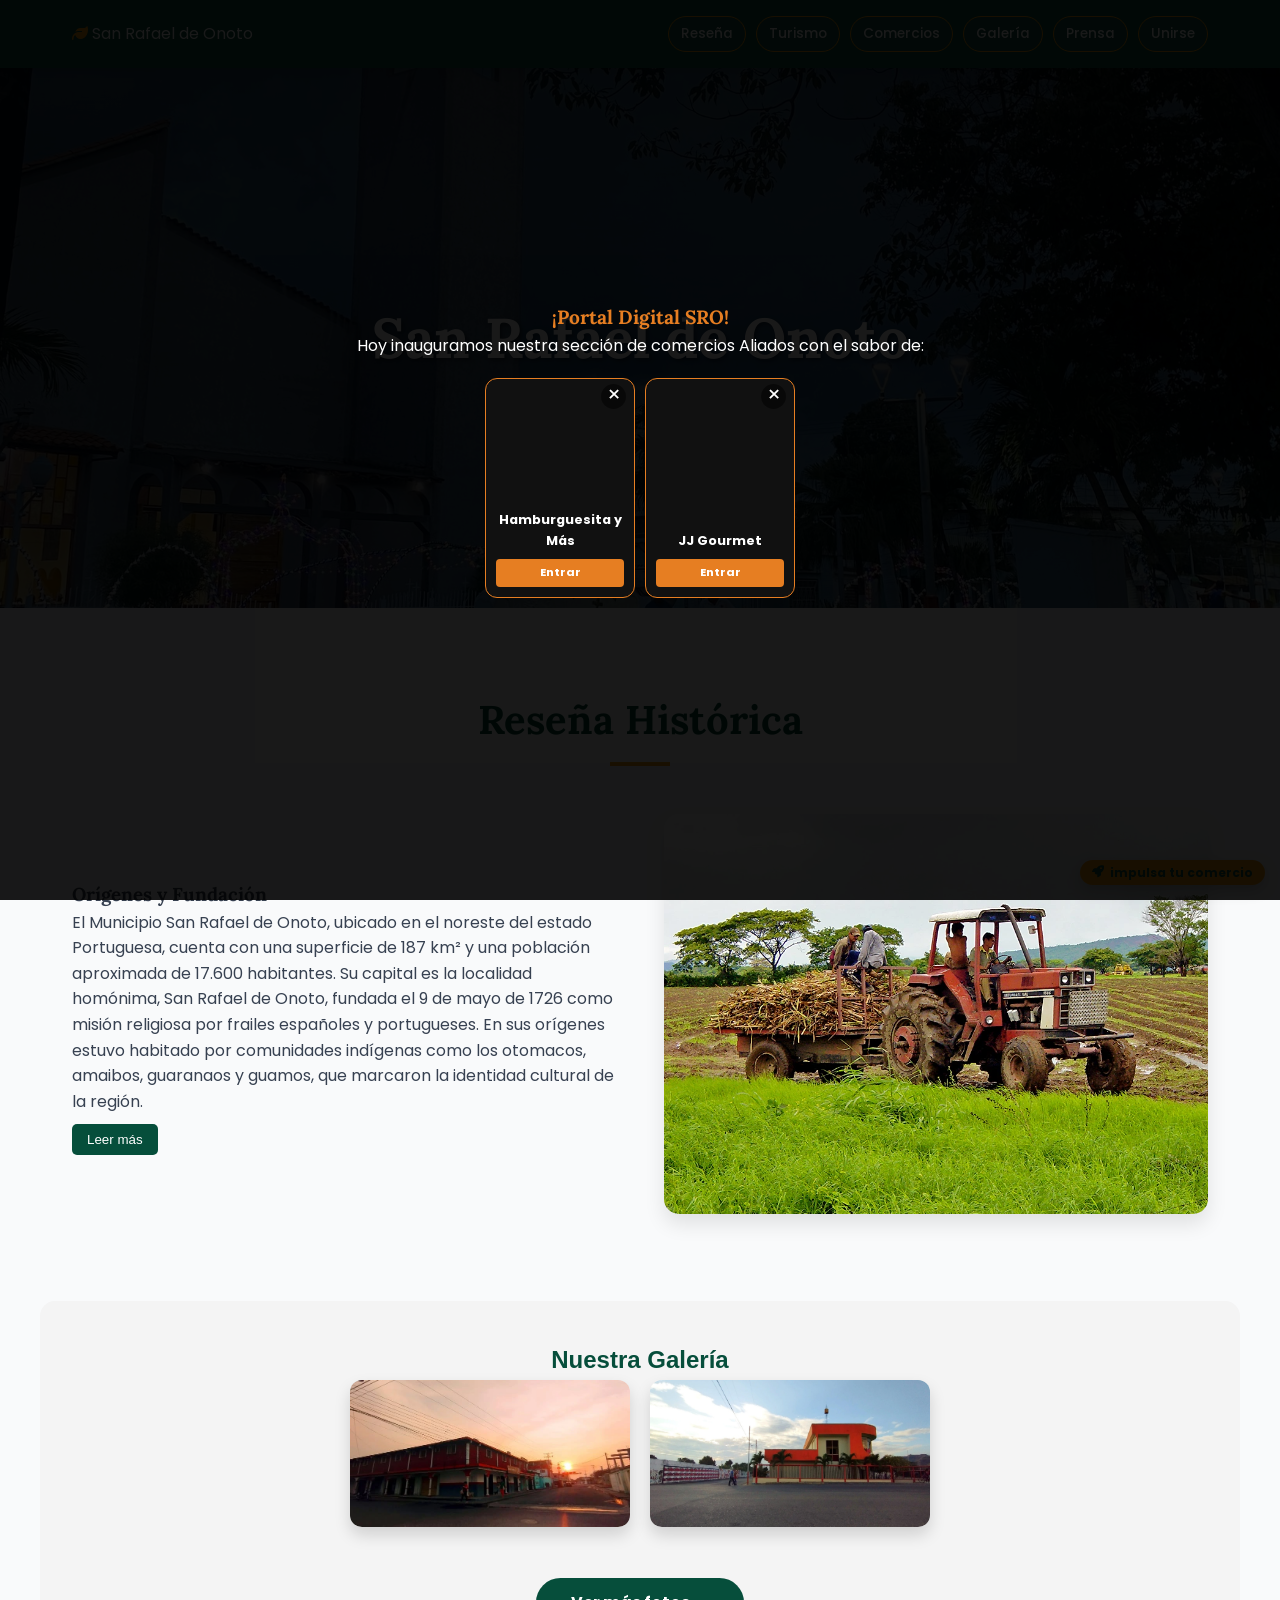
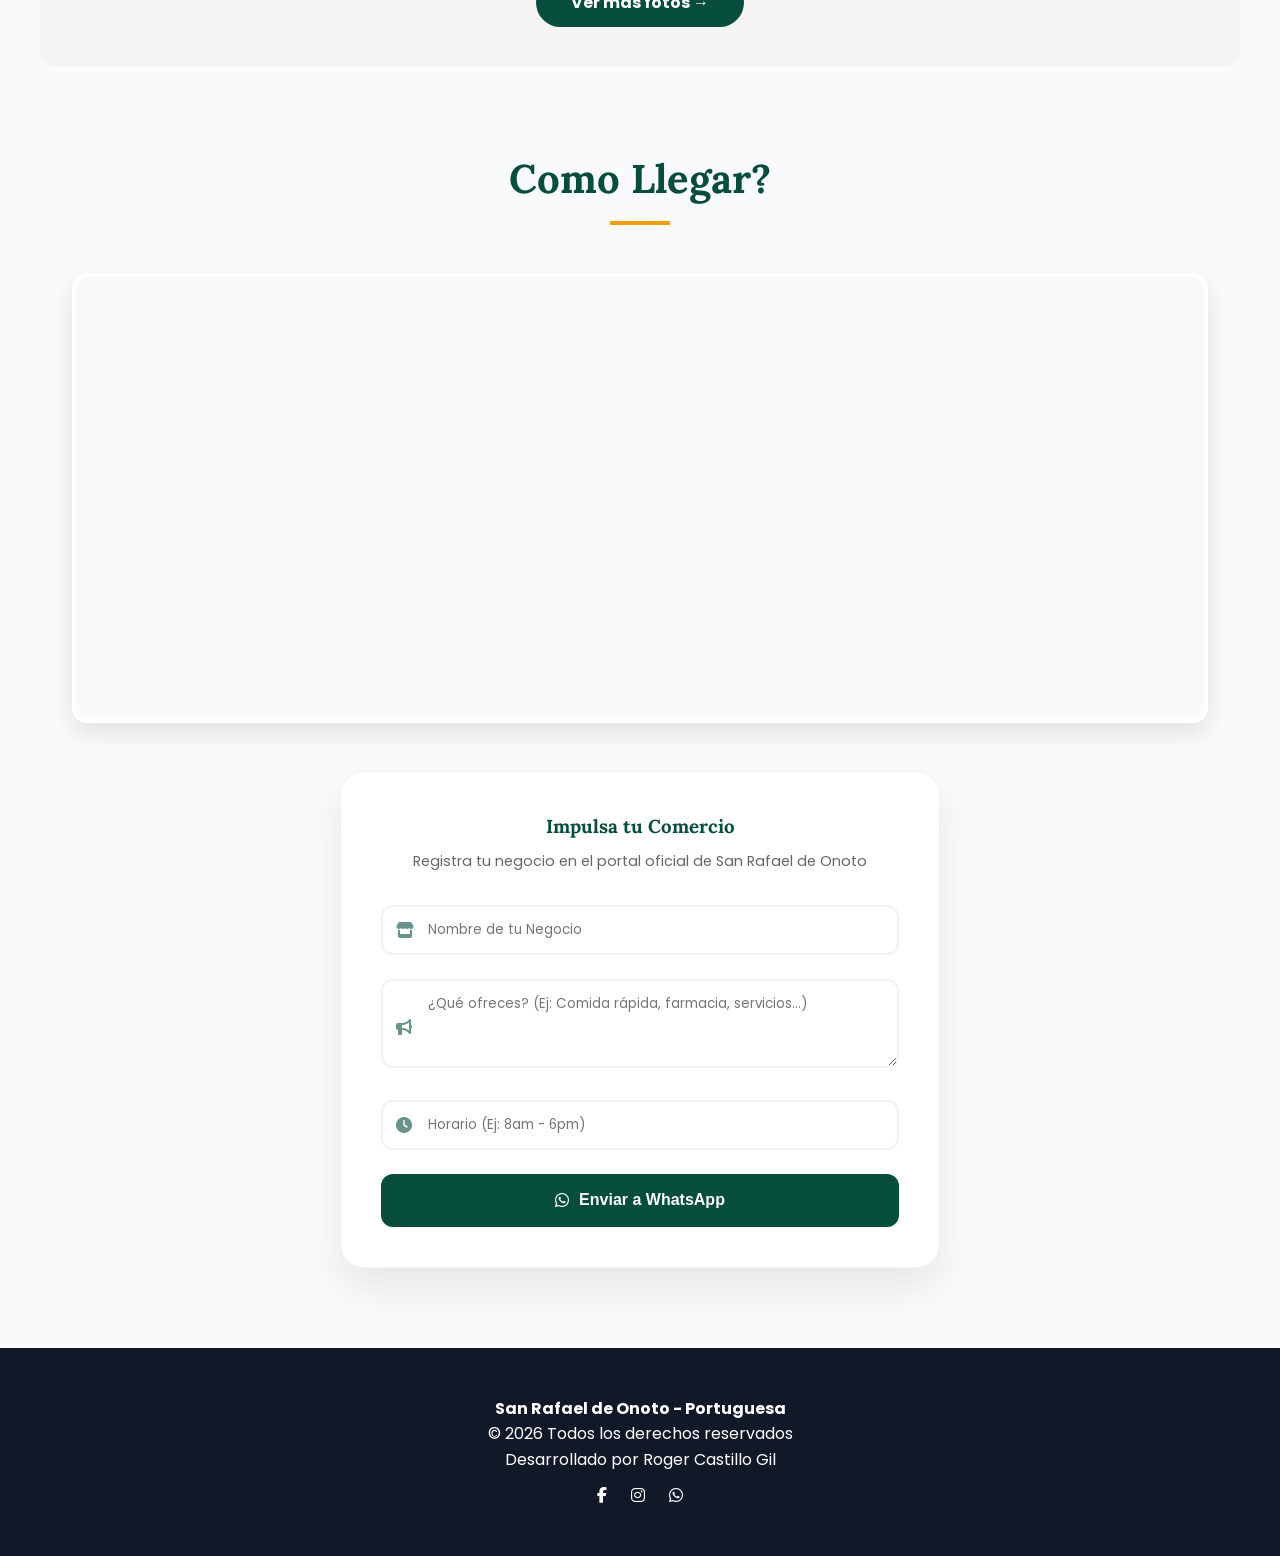
<file: index.html>
<!DOCTYPE html>
<html lang="es">
<head>
    <meta charset="UTF-8">
    <meta name="viewport" content="width=device-width, initial-scale=1.0">
    <title>Portal Digital San Rafael de Onoto | Guía Turística y Comercial</title>
    <meta name="description" content="Explora San Rafael de Onoto, Portuguesa. Historia, sitios turísticos como el Embalse Las Majaguas y directorio de comercios locales.">
    <link rel="icon" type="image/png" href="logo.png">
    
    <link href="https://fonts.googleapis.com/css2?family=Poppins:wght@300;400;600;700&family=Lora:ital,wght@0,400;0,700;1,400&display=swap" rel="stylesheet">
    <link rel="stylesheet" href="https://cdnjs.cloudflare.com/ajax/libs/font-awesome/6.4.0/css/all.min.css">
    <link rel="manifest" href="manifest.json">
<meta name="theme-color" content="#064e3b">
<meta name="apple-mobile-web-app-capable" content="yes">
<meta name="apple-mobile-web-app-status-bar-style" content="black-translucent">
<link rel="apple-touch-icon" href="logo.png">

    <style>
        
/* Este código asegura que el visor negro sea un contenedor flexible */
.modal {
    display: none; /* Se cambia a 'flex' por JavaScript al abrir */
    position: fixed;
    z-index: 9999;
    left: 0;
    top: 0;
    width: 100%;
    height: 100%;
    background-color: rgba(0, 0, 0, 0.9);
    
    /* ESTO ES LO QUE CENTRA TODO */
    justify-content: center; /* Centra horizontalmente */
    align-items: center;     /* Centra verticalmente */
    padding: 20px;           /* Espacio para que la imagen no toque los bordes */
}

/* Ajuste para que la imagen no se estire y se vea bien */
.modal-content {
    margin: auto;
    display: block;
    max-width: 95%;   /* Casi todo el ancho en celular */
    max-height: 85vh; /* Que no sea más alta que la pantalla */
    width: auto;
    height: auto;
    border-radius: 8px;
    box-shadow: 0 0 20px rgba(255, 255, 255, 0.2);
    object-fit: contain; /* Mantiene la proporción de la foto */
}
    .close { position: absolute; top: 20px; right: 35px; color: white; font-size: 40px; font-weight: bold; cursor: pointer; }

        .foto-extra {
            display: none; /* Empiezan ocultas */
            opacity: 0;
            transition: opacity 0.5s ease;
        }

        .foto-visible {
            display: block !important;
            opacity: 1 !important;
        }
    

        :root {
            --primary-color: #064e3b; 
            --secondary-color: #f59e0b; 
            --text-color: #374151;
            --light-bg: #f9fafb;
            --white: #ffffff;
            --whatsapp-green: #25d366;
        }

        * { margin: 0; padding: 0; box-sizing: border-box; }
        body { font-family: 'Poppins', sans-serif; color: var(--text-color); background-color: var(--light-bg); line-height: 1.6; scroll-behavior: smooth; }
        h1, h2, h3 { font-family: 'Lora', serif; }
        a { text-decoration: none; color: inherit; }

        /* --- Navegación --- */
        nav { background: var(--primary-color); color: var(--white); position: sticky; top: 0; z-index: 1000; box-shadow: 0 4px 6px rgba(0,0,0,0.1); }
        .nav-container { max-width: 1200px; margin: 0 auto; padding: 1rem 2rem; display: flex; justify-content: space-between; align-items: center; position: relative; }
        .menu-toggle { display: none; font-size: 1.5rem; cursor: pointer; color: var(--secondary-color); }
        .nav-links { display: flex; gap: 10px; transition: all 0.3s ease; }
        .nav-links a { 
            padding: 6px 12px; font-weight: 500; font-size: 0.85rem;
            border: 1px solid var(--secondary-color); border-radius: 20px;
            transition: 0.3s; background: rgba(255,255,255,0.05);
        }
        .nav-links a:hover { background: var(--secondary-color); color: var(--primary-color); }

        @media (max-width: 768px) {
            .menu-toggle { display: block; }
            .nav-links {
                display: none; flex-direction: column; position: absolute;
                top: 100%; right: 2rem; background: var(--primary-color);
                padding: 1rem; border-radius: 15px; border: 1px solid var(--secondary-color);
                width: 200px; box-shadow: 0 10px 25px rgba(0,0,0,0.3); z-index: 1001;
                opacity: 0; transform: translateY(-10px);
            }
            .nav-links.active { display: flex; opacity: 1; transform: translateY(0); }
            .nav-links a { width: 100%; text-align: center; margin: 5px 0; }
        }

        /* --- Hero --- */
        .hero { height: 60vh; background: linear-gradient(rgba(0,0,0,0.6), rgba(0,0,0,0.4)), url('portada 2.jpg'); background-size: cover; background-position: center; display: flex; align-items: center; justify-content: center; text-align: center; color: var(--white); }
        .hero h1 { font-size: 3.5rem; text-shadow: 2px 2px 4px rgba(0,0,0,0.5); }

        /* --- Secciones --- */
        section { padding: 5rem 2rem; max-width: 1200px; margin: 0 auto; }
        .section-title { text-align: center; margin-bottom: 3rem; color: var(--primary-color); font-size: 2.5rem; position: relative; }
        .section-title::after { content: ''; display: block; width: 60px; height: 4px; background: var(--secondary-color); margin: 10px auto; }

        /* --- Historia --- */
        .history-grid { display: grid; grid-template-columns: 1fr 1fr; gap: 3rem; align-items: center; }
        .history-img img { width: 100%; height: 400px; object-fit: cover; border-radius: 15px; box-shadow: 0 10px 20px rgba(0,0,0,0.1); }

        /* --- Galería --- */
        .gallery-grid { display: grid; grid-template-columns: repeat(auto-fit, minmax(250px, 1fr)); gap: 1rem; }
        .gallery-item { aspect-ratio: 16/9; border-radius: 10px; overflow: hidden; box-shadow: 0 4px 8px rgba(0,0,0,0.1); cursor: pointer; }
        .gallery-item img { width: 100%; height: 100%; object-fit: cover; }

        /* MODAL */
        .modal { display: none; position: fixed; z-index: 3000; top: 0; left: 0; width: 100%; height: 100%; background: rgba(0,0,0,0.9); justify-content: center; align-items: center; }
        .modal-content { max-width: 90%; max-height: 80%; border-radius: 10px; }
        .close-modal { position: absolute; top: 20px; right: 30px; color: white; font-size: 40px; cursor: pointer; }

        /* Mapa y Formulario */
        .map-container { height: 450px; border-radius: 15px; overflow: hidden; border: 4px solid white; box-shadow: 0 10px 25px rgba(0,0,0,0.1); margin-bottom: 3rem; }
        .form-box { 
        max-width: 600px; 
        margin: 0 auto; 
        background: var(--white); 
        padding: 2.5rem; 
        border-radius: 24px; 
        box-shadow: 0 20px 40px rgba(0,0,0,0.08); 
        border: 1px solid rgba(0,0,0,0.05);
      }

.input-group {
    position: relative;
    margin-bottom: 1.5rem;
}

.input-group i {
    position: absolute;
    left: 15px;
    top: 50%;
    transform: translateY(-50%);
    color: var(--primary-color);
    opacity: 0.6;
}

.input-group textarea i {
    top: 20px;
}

.form-control {
    width: 100%;
    padding: 0.8rem 1rem 0.8rem 2.8rem;
    border-radius: 12px;
    border: 2px solid #edf2f7;
    font-family: 'Poppins', sans-serif;
    transition: all 0.3s ease;
    outline: none;
}

.form-control:focus {
    border-color: var(--secondary-color);
    box-shadow: 0 0 0 4px rgba(245, 158, 11, 0.1);
}

.btn-send { 
    width: 100%; 
    background: var(--primary-color); 
    color: var(--white); 
    padding: 1.1rem; 
    border: none; 
    border-radius: 12px; 
    font-weight: 700; 
    font-size: 1rem;
    cursor: pointer; 
    display: flex;
    justify-content: center;
    align-items: center;
    gap: 10px;
    transition: transform 0.2s, background 0.3s;
}

.btn-send:hover {
    background: #043a2c;
    transform: translateY(-2px);
}

.btn-send:active {
    transform: translateY(0);
}
       
   
        /* --- Anuncio Flotante REDUCIDO --- */
        .floating-ad { 
            position: fixed; bottom: 15px; right: 15px; background: var(--secondary-color); 
            color: var(--primary-color); padding: 3px 12px; border-radius: 15px; 
            font-weight: bold; font-size: 0.75rem; box-shadow: 0 5px 15px rgba(0,0,0,0.2); 
            z-index: 2000; display: flex; align-items: center; gap: 6px; animation: floatAnim 3s infinite ease-in-out; 
        }
        @keyframes floatAnim { 0%, 100% { transform: translateY(0); } 50% { transform: translateY(-6px); } }

        footer { background: #111827; color: white; padding: 3rem 1rem; text-align: center; }
        @media (max-width: 768px) { .history-grid, .business-images { grid-template-columns: 1fr; } }

        
        /* --- Anuncio Flotante de instalacion de app --- */

        .fab-install {
    position: fixed;
    bottom: 20px;
    right: 20px;
    background-color: #064e3b;
    color: white;
    border: none;
    border-radius: 50px;
    padding: 12px 20px;
    display: flex;
    align-items: center;
    gap: 10px;
    box-shadow: 0 4px 12px rgba(0,0,0,0.3);
    z-index: 9999;
    cursor: pointer;
    font-weight: bold;
    animation: bounce 2s infinite;
}

@keyframes bounce {
    0%, 20%, 50%, 80%, 100% {transform: translateY(0);}
    40% {transform: translateY(-10px);}
    60% {transform: translateY(-5px);}
}

    /*Boton de ver mas de la reseña historica*/
.btn-leer {
  background-color: #064e3b; /* Azul estilo Vercel */
  color: white;
  border: none;
  padding: 8px 15px;
  border-radius: 5px;
  cursor: pointer;
  margin-top: 10px;
  font-family: sans-serif;
}

.btn-leer:hover {
  background-color: #064e3b;
}
     /* Listas de parroquias/Botones*/
.lista-parroquias {
  list-style: none;
  padding: 0;
}

.lista-parroquias li {
  background: var(--card-bg);
  margin-bottom: 10px;
  padding: 10px;
  border-left: 4px solid #043a2c;
  border-radius: 5px;
  box-shadow: 0 2px 5px rgba(0,0,0,0.05);
}

.contenedor-mapa-pro {
    border-radius: 15px;
    overflow: hidden;
    border: 2px solid var(--accent-color);
    box-shadow: 0 8px 20px rgba(0,0,0,0.2);
    margin-bottom: 20px;
}

.botones-grid {
    display: grid;
    grid-template-columns: repeat(auto-fit, minmax(180px, 1fr));
    gap: 10px;
}

.btn-loc {
    background-color: var(--card-bg);
    color: var(--text-color);
    border: 1px solid var(--accent-color);
    padding: 10px;
    text-align: center;
    text-decoration: none;
    border-radius: 8px;
    font-size: 0.9rem;
    transition: 0.3s;
}

.btn-loc:hover {
    background-color: var(--accent-color);
    color: #043a2c
}

/* Esta es la etiqueta que envuelve a todos los botones */
.contenedor-ubicaciones {
    background-color: var(--card-bg); /* Usa el fondo de tus tarjetas */
    padding: 20px;
    border-radius: 12px;
    border: 1px solid rgba(0, 112, 243, 0.2);
    margin-top: 15px;
    box-shadow: 0 4px 10px rgba(0,0,0,0.05);
}

.titulo-ubicaciones {
    margin-top: 0;
    margin-bottom: 15px;
    font-size: 1rem;
    color: var(--accent-color);
    text-align: center;
}

.botones-grid {
    display: grid;
    grid-template-columns: 1fr; /* Uno debajo del otro en móvil */
    gap: 10px;
}

/* Si la pantalla es más ancha (PC), se ponen en fila */
@media (min-width: 600px) {
    .botones-grid {
        grid-template-columns: repeat(3, 1fr);
    }
}

.btn-loc {
    display: flex;
    align-items: center;
    justify-content: center;
    background: #064e3b;
    color: #edf2f7;
    padding: 10px;
    text-decoration: none;
    border-radius: 8px;
    font-weight: 500;
    font-size: 0.9rem;
    transition: 0.3s;
    border: 1px solid #043a2c;
}

.btn-loc:hover {
    background: #043a2c;
    color: white;
}

/* --- Estilos para el Anuncio Flotante --- */
.anuncio-flotante {
    display: none; /* Por defecto está oculto */
    position: fixed; /* Fijo en la pantalla */
    top: 0;
    left: 0;
    width: 100%;
    height: 100%;
    background-color: rgba(0, 0, 0, 0.7); /* Fondo oscuro semitransparente */
    justify-content: center; /* Centrar horizontalmente */
    align-items: center; /* Centrar verticalmente */
    z-index: 1000; /* Asegura que esté por encima de todo */
    backdrop-filter: blur(5px); /* Efecto de desenfoque, si el navegador lo soporta */
}

.contenido-anuncio {
    background-color: rgba(var(--color-background-rgb), 0.9); /* Fondo ligeramente transparente para ver el video */
    padding: 30px;
    border-radius: 15px;
    box-shadow: 0 5px 15px rgba(0, 0, 0, 0.5);
    text-align: center;
    max-width: 450px; /* Ancho máximo del anuncio */
    position: relative; /* Para posicionar el video y el contenido frontal */
    overflow: hidden; /* Para que el video no se salga del borde redondeado */
    color: var(--color-text);
    animation: fadeIn 0.5s ease-out; /* Animación de aparición */
    min-height: 250px; /* Altura mínima para que se vea el video */
    display: flex; /* Para centrar el contenido frontal */
    flex-direction: column;
    justify-content: center;
    align-items: center;
}

.video-fondo {
    position: absolute;
    top: 50%;
    left: 50%;
    min-width: 100%;
    min-height: 100%;
    width: auto;
    height: auto;
    z-index: -1; /* Manda el video al fondo */
    transform: translate(-50%, -50%); /* Centra el video */
    filter: brightness(0.6) blur(2px); /* Oscurece y desenfoca el video para que el texto sea legible */
    object-fit: cover; /* Asegura que el video cubra todo el área sin distorsión */
}

.contenido-frontal {
    position: relative; /* Asegura que el texto esté encima del video */
    z-index: 1; /* Pone el texto por encima del video */
    width: 100%;
    /* No hay background-color aquí, el video es el fondo principal */
}

.cerrar-anuncio {
    position: absolute; /* Relative al contenido-frontal */
    top: -15px; /* Ajusta la posición para que la X no quede dentro del padding */
    right: -15px;
    font-size: 30px;
    font-weight: bold;
    color: #fff; /* Blanco para que resalte sobre el fondo oscuro del video */
    background-color: var(--color-primary); /* Fondo para la X */
    border-radius: 50%; /* Circular */
    width: 35px;
    height: 35px;
    display: flex;
    justify-content: center;
    align-items: center;
    cursor: pointer;
    transition: background-color 0.3s ease;
    box-shadow: 0 2px 5px rgba(0, 0, 0, 0.3);
    z-index: 2; /* Para que esté por encima de todo */
}

.cerrar-anuncio:hover {
    background-color: var(--color-secondary); /* Cambio de color al pasar el mouse */
}

/* Puedes mantener o eliminar .foto-comercio si decides no usar una imagen frontal junto al video */
/* .foto-comercio {
    max-width: 100px;
    height: auto;
    border-radius: 10px;
    margin-bottom: 20px;
    border: 3px solid var(--color-primary);
} */

.contenido-frontal h3 {
    color: #fff; /* Texto blanco para que resalte */
    margin-bottom: 10px;
    font-size: 1.6em;
    text-shadow: 1px 1px 3px rgba(0,0,0,0.7); /* Sombra para mejor legibilidad */
}

.contenido-frontal h4 {
    color: var(--color-secondary); /* Usa el color secundario, o un amarillo/naranja que contraste */
    margin-bottom: 15px;
    font-size: 1.4em;
    text-shadow: 1px 1px 3px rgba(0,0,0,0.7);
}

.contenido-frontal p {
    margin-bottom: 10px;
    font-size: 1.1em;
    color: #eee; /* Gris claro para el texto de párrafo */
    text-shadow: 1px 1px 2px rgba(0,0,0,0.7);
}

.btn-ver-mas {
    display: inline-block;
    background-color: var(--color-primary);
    color: #fff;
    padding: 10px 20px;
    border-radius: 8px;
    text-decoration: none;
    font-weight: bold;
    margin-top: 15px;
    transition: background-color 0.3s ease;
    box-shadow: 0 2px 5px rgba(0,0,0,0.3);
}

.btn-ver-mas:hover {
    background-color: var(--color-secondary);
}

/* Animación de aparición */
@keyframes fadeIn {
    from { opacity: 0; transform: scale(0.9); }
    to { opacity: 1; transform: scale(1); }
}

/* Media Queries para pantallas pequeñas */
@media (max-width: 500px) {
    .contenido-anuncio {
        margin: 20px;
        padding: 25px 20px; /* Ajusta el padding para móviles */
        max-width: 90%;
    }
    .cerrar-anuncio {
        font-size: 25px;
        right: -10px;
        top: -10px;
        width: 30px;
        height: 30px;
    }
    .contenido-frontal h3 {
        font-size: 1.4em;
    }
    .contenido-frontal h4 {
        font-size: 1.2em;
    }
    .contenido-frontal p {
        font-size: 0.95em;
    }
}

.overlay-publicidad {
    position: fixed;
    inset: 0;
    background: rgba(0, 0, 0, 0.9);
    z-index: 10000;
    display: flex;
    flex-direction: column;
    justify-content: center;
    align-items: center;
    padding: 10px;
}

.bienvenida-mini {
    text-align: center;
    color: white;
    margin-bottom: 20px;
}

.bienvenida-mini h2 { 
    color: #e67e22; 
    font-size: 1.2rem; 
}

.contenedor-anuncios-mobile {
    display: flex;
    justify-content: center;
    gap: 10px; /* Espacio pequeño entre ellos */
    width: 100%;
}

.mini-card {
    width: 150px; /* Tamaño reducido */
    height: 220px; /* Formato vertical tipo historia */
    background: #111;
    border-radius: 12px;
    overflow: hidden;
    border: 1.5px solid #e67e22;
    position: relative;
}

.mini-card video {
    width: 100%;
    height: 100%;
    object-fit: cover;
    opacity: 0.5;
}

.mini-info {
    position: absolute;
    inset: 0;
    display: flex;
    flex-direction: column;
    justify-content: flex-end;
    padding: 10px;
    text-align: center;
}

.mini-info h4 { 
    color: white; 
    font-size: 0.8rem; 
    margin-bottom: 8px; 
}

.mini-x {
    position: absolute;
    top: 5px;
    right: 8px;
    color: white;
    font-size: 22px;
    line-height: 1;
    cursor: pointer;
    background: rgba(0,0,0,0.5);
    border-radius: 50%;
    width: 25px;
    height: 25px;
}

.mini-btn {
    background: #e67e22;
    color: white;
    text-decoration: none;
    font-size: 0.7rem;
    padding: 5px;
    border-radius: 4px;
    font-weight: bold;
}

/* Si el celular es muy angosto (iPhone SE, etc) */
@media (max-width: 330px) {
    .mini-card video {
    width: 100%;
    height: 100%;
    object-fit: cover;
    opacity: 0.6; /* Mantengo la opacidad para que no brille tanto */
    
    /* ESTA ES LA MAGIA */
    filter: blur(1px); 
    
    /* Truco de ingeniero: el blur a veces crea bordes blancos, 
       esta escala los elimina */
    transform: scale(1.1); 
}
}
    </style>

    <head>
    <script data-goatcounter="https://portalsro.goatcounter.com/count"
            async src="//gc.zgo.at/count.js"></script>

        </head>

<body>
    <div id="installContainer" style="display: none;">
    <button id="btnInstall" class="fab-install">
        <i class="fas fa-download"></i>
        <span>Instalar App</span>
    </button>
</div>

    <nav>
        <div class="nav-container">
            <div class="logo"><i class="fas fa-leaf" style="color: var(--secondary-color);"></i> San Rafael de Onoto</div>
            <div class="menu-toggle" onclick="toggleMenu()"><i class="fas fa-ellipsis-v"></i></div>
            <div class="nav-links" id="navLinks">
                <a href="#historia" onclick="toggleMenu()">Reseña</a>
               <a href="ubicacion.html" class="btn-turismo">Turismo</a>
                <a href="categorias.html" onclick="toggleMenu()">Comercios</a>
                <a href="#galeria" onclick="toggleMenu()">Galería</a>
                <a href="prensa.html" onclick="toggleMenu()">Prensa</a>
                <a href="#registro" onclick="toggleMenu()">Unirse</a>
            </div>
        </div>
    </nav>

    <header class="hero">
        <h1>San Rafael de Onoto</h1>
    </header>

    <section id="historia">
        <h2 class="section-title">Reseña Histórica</h2>
        <div class="history-grid">
            <div class="history-text">
                <h3>Orígenes y Fundación</h3>
                <p>El Municipio San Rafael de Onoto, ubicado en el noreste del estado Portuguesa, cuenta con una superficie de 187 km² y una población aproximada de 17.600 habitantes. Su capital es la localidad homónima, San Rafael de Onoto, fundada el 9 de mayo de 1726 como misión religiosa por frailes españoles y portugueses. En sus orígenes estuvo habitado por comunidades indígenas como los otomacos, amaibos, guaranaos y guamos, que marcaron la identidad cultural de la región.</p>
           
                <div id="texto-extra" style="display: none;">
        <h3>📍 Orígenes y Fundación</h3>
        <p>En sus orígenes estuvo habitado por comunidades indígenas como los otomacos, amaibos, guaranaos y guamos, que marcaron la identidad cultural de la región.</p>

        <h3>🌍 Geografía y Clima</h3>
        <p>Se distingue por la presencia del río Cojedes y el Embalse Las Majaguas. El clima es cálido, con una temperatura promedio de 26,5 °C.</p>

<div class="tarjeta-parroquias">
  <h3>📍 Nuestras Parroquias</h3>
  <ul class="lista-parroquias">
    <li><strong>San Rafael de Onoto:</strong> Centro del poder municipal y casco histórico.</li>
    <li><strong>Santa Fe:</strong> Corazón productivo y agropecuario.</li>
    <li><strong>Thermo Morales:</strong> Zona de expansión y tradición rural.</li>
  </ul>
</div>

<section class="mapa-parroquias">
    <h2 class="titulo-principal">Mapa de nuestras Parroquias</h2>
    <div id="map-container" class="contenedor-mapa-pro">
        <iframe 
            src="https://www.google.com/maps/d/embed?mid=19FpooeBVlm5ZNOtrejW6S5zQ3rHzwtY&ehbc=2E312F" 
            width="100%" 
            height="250" 
            style="border:0;" 
            allowfullscreen="" 
            loading="lazy">
        </iframe>
    </div>

    <div class="enlaces-parroquias">
        <p>Explora cada ubicación directamente:</p>
      <div class="botones-grid">
        <a href="https://www.google.com/maps/search/?api=1&query=San+Rafael+de+Onoto+Portuguesa" target="_blank" class="btn-loc">
            📍 San Rafael (Capital)
        </a>
        <a href="https://www.google.com/maps/search/?api=1&query=Thermo+Morales+San+Rafael+de+Onoto+Portuguesa" target="_blank" class="btn-loc">
            📍 Thermo Morales
        </a>
        <a href="https://maps.app.goo.gl/GA6GrF3CtzWsbaW57" target="_blank" class="btn-loc">
            📍 Santa Fe
        </a>
    </div>
</section>


        <h3>🎭 Cultura</h3>
        <p>Culturalmente, San Rafael de Onoto es un crisol de tradiciones llaneras. Cada 24 de octubre, el pueblo se detiene para honrar a su santo patrono, San Rafael Arcángel, en una festividad que mezcla la solemnidad religiosa con el júbilo del folklore: el arpa, el cuatro y las maracas resuenan en cada esquina, mientras que en las mangas de coleo se demuestra la destreza del hombre llanero. Entre leyendas de aparecidos como Pelayo y el aroma de los quesos artesanales y el pabellón criollo, el municipio se proyecta hoy no solo como un paso obligado por la Troncal 005, sino como un símbolo de la Venezuela trabajadora que se niega a olvidar sus raíces.</p>
 
       <h3>💵 Economia</h3>
       <p>🌾 Agricultura: Principal productor de arroz y maíz. El sistema de riego de Las Majaguas es el corazón de la producción.<br>
      🐄 Ganadería: Cría de ganado vacuno y producción de quesos artesanales.<br>
      🛒  Comercio: Estratégicamente ubicado en la Troncal 005, facilitando el intercambio de bienes entre el centro y occidente del país.</p>   
    </div>


    <button onclick="toggleResena()" id="boton-leer" class="btn-leer">Leer más</button>
</div>


            <div class="history-img"><img src="agricolas.webp" alt="Reseña histórica y orígenes del Municipio San Rafael de Onoto"></div>
           
</div>
    </section>


   <section id="galeria" style="text-align: center; padding: 40px 20px; background-color: #f4f4f4; border-radius: 15px;">
    <h2 style="font-family: sans-serif; color: #064e3b;">Nuestra Galería</h2>
    
    <div style="display: flex; justify-content: center; gap: 20px; flex-wrap: wrap;">
        <img src="referencia 1.webp" onclick="abrirImagen(this.src)" alt="Foto 1" 
             style="width: 100%; max-width: 280px; cursor: pointer; border-radius: 12px; box-shadow: 0 8px 16px rgba(0,0,0,0.15);">
        
        <img src="referencia 2.webp" onclick="abrirImagen(this.src)" alt="Foto 2" 
             style="width: 100%; max-width: 280px; cursor: pointer; border-radius: 12px; box-shadow: 0 8px 16px rgba(0,0,0,0.15);">
    </div>

    <br>
    <a href="galeria.html" style="display: inline-block; margin-top: 25px; padding: 12px 35px; background: #064e3b; color: white; text-decoration: none; border-radius: 30px; font-weight: bold;">
        Ver más fotos →
    </a>
</section>

<div id="miModal" class="modal">
    <span class="close" onclick="cerrarImagen()">&times;</span>
    <img class="modal-content" id="imgGrande">
</div>
    
<div id="myModal" class="modal">
        <span class="close-modal" onclick="closeModal()">×</span>
        <img class="modal-content" id="imgFull">
    </div>

    <section id="registro">
        <h2 class="section-title">Como Llegar?</h2>
        <div class="map-container">
            <iframe src="https://www.google.com/maps/embed?pb=!1m18!1m12!1m3!1d15714.47565158671!2d-68.981521!3d9.678803!2m3!1f0!2f0!3f0!3m2!1i1024!2i768!4f13.1!3m3!1m2!1s0x8e81e1613bbb468d%3A0x815fe2b86cd7a7d4!2sSan%20Rafael%20De%20Onoto%203306%2C%20Portuguesa!5e0!3m2!1ses!2sve!4v1700000000000!5m2!1ses!2sve" width="100%" height="100%" style="border:0;" allowfullscreen="" loading="lazy"></iframe>
        </div>
        <div class="form-box">
    <h3 style="text-align: center; margin-bottom: 0.5rem; color: var(--primary-color);">Impulsa tu Comercio</h3>
    <p style="text-align: center; margin-bottom: 2rem; font-size: 0.9rem; color: #666;">Registra tu negocio en el portal oficial de San Rafael de Onoto</p>
    
    <form id="waForm" onsubmit="enviarWhatsApp(event)">
        <div class="input-group">
            <i class="fas fa-store"></i>
            <input type="text" id="nombre" class="form-control" placeholder="Nombre de tu Negocio" required>
        </div>

        <div class="input-group">
            <i class="fas fa-bullhorn"></i>
            <textarea id="detalle" class="form-control" placeholder="¿Qué ofreces? (Ej: Comida rápida, farmacia, servicios...)" rows="3" required></textarea>
        </div>
<div class="input-group">
    <i class="fas fa-clock"></i>
    <input type="text" id="horario" class="form-control" placeholder="Horario (Ej: 8am - 6pm)" required>
</div>
        <button type="submit" class="btn-send">
            <i class="fab fa-whatsapp"></i> 
            Enviar a WhatsApp
        </button>
    </form>
</div>
            </form>
        </div>
    </section>

    <a href="#registro" class="floating-ad"><i class="fas fa-rocket"></i> impulsa tu comercio</a>

    <footer>
        <p><strong>San Rafael de Onoto - Portuguesa</strong></p>
        <p>© 2026 Todos los derechos reservados</p>
        <p>Desarrollado por Roger Castillo Gil</p>
        <div style="margin-top:10px;">
            <a href="https://www.facebook.com/profile.php?id=61587070744327" target="_blank" style="color:white; margin: 0 10px;"><i class="fab fa-facebook-f"></i></a>
            <a href="https://instagram.com/portalsro" target="_blank" style="color:white; margin: 0 10px;"><i class="fab fa-instagram"></i></a>
            <a href="https://wa.me/584125564856" target="_blank" style="color:white; margin: 0 10px;"><i class="fab fa-whatsapp"></i></a>
    </footer>

   <script>

        function toggleMenu() { document.getElementById("navLinks").classList.toggle("active"); }
        function openModal(src) { document.getElementById("myModal").style.display = "flex"; document.getElementById("imgFull").src = src; }
        function closeModal() { document.getElementById("myModal").style.display = "none"; }
        window.onclick = function(event) { if (event.target == document.getElementById("myModal")) closeModal(); }
      document.getElementById('waForm').addEventListener('submit', function(e) {
    e.preventDefault();
    const btn = e.target.querySelector('.btn-send');
    const originalContent = btn.innerHTML;
    
    if (!navigator.onLine) {
        alert("⚠️ Sin conexión a internet.");
        return;
    }

    btn.disabled = true;
    btn.innerHTML = '<i class="fas fa-spinner fa-spin"></i> Procesando...';

    // Capturamos los 3 campos ahora
    const n = document.getElementById('nombre').value;
    const d = document.getElementById('detalle').value;
    const h = document.getElementById('horario').value; // <--- Nuevo campo
    
    const telefono = "584125564856";
    const saludo = "🚀 *NUEVO REGISTRO - PORTAL SRO*";
    const cuerpo = `\n\n🏪 *Negocio:* \n_${n}_\n\n📣 *Ofrece:* \n_${d}_\n\n⏰ *Horario:* \n_${h}_`;
    const pie = `\n\n--- \n📱 _Enviado desde la App SRO_`;
    
    const mensajeFinal = saludo + cuerpo + pie;
    
    setTimeout(() => {
        btn.innerHTML = '<i class="fas fa-check"></i> ¡Enviado!';
        btn.style.background = "#25d366";
        
        setTimeout(() => {
            window.open(`https://wa.me/${telefono}?text=${encodeURIComponent(mensajeFinal)}`, '_blank');
            
            setTimeout(() => {
                btn.disabled = false;
                btn.style.background = "";
                btn.innerHTML = originalContent;
                e.target.reset();
            }, 2000);
        }, 800);
    }, 1000);
});

let deferredPrompt;
const installContainer = document.getElementById('installContainer');
const btnInstall = document.getElementById('btnInstall');

window.addEventListener('beforeinstallprompt', (e) => {
    // Evita que Chrome muestre su propio aviso aburrido
    e.preventDefault();
    // Guarda el evento para usarlo luego
    deferredPrompt = e;
    // Muestra nuestro botón animado
    installContainer.style.display = 'block';
});

btnInstall.addEventListener('click', async () => {
    if (deferredPrompt) {
        // Muestra la ventana de instalación oficial
        deferredPrompt.prompt();
        // Espera la respuesta del usuario
        const { outcome } = await deferredPrompt.userChoice;
        console.log(`Usuario eligió: ${outcome}`);
        // Limpiamos la variable
        deferredPrompt = null;
        // Escondemos nuestro botón
        installContainer.style.display = 'none';
    }
});

// Esconder el botón si la app ya se instaló
window.addEventListener('appinstalled', () => {
    installContainer.style.display = 'none';
    console.log('PWA instalada con éxito');
});

        function toggleGaleria() {
            const fotos = document.querySelectorAll('.foto-extra');
            const boton = document.getElementById('btnGaleria');

            if (fotos[0].classList.contains('foto-visible')) {
                // Si ya se ven, las ocultamos
                fotos.forEach(f => f.classList.remove('foto-visible'));
                boton.innerText = "Ver más imágenes";
                document.getElementById('galeria').scrollIntoView({ behavior: 'smooth' });
            } else {
                // Si están ocultas, las mostramos
                fotos.forEach(f => f.classList.add('foto-visible'));
                boton.innerText = "Ver menos";
            }
        }

     

    function abrirImagen(src) {
    var modal = document.getElementById("miModal");
    var img = document.getElementById("imgGrande");
    img.src = src;
    
    // IMPORTANTE: Usar 'flex' para que respete el centrado del CSS
    modal.style.display = "flex"; 
}
    
    function cerrarImagen() {
        document.getElementById("miModal").style.display = "none";
    }
    // Cerrar si hacen clic fuera de la foto
    window.onclick = function(event) {
        if (event.target == document.getElementById("miModal")) { cerrarImagen(); }
    }

    document.querySelectorAll('.btn-leer-mas').forEach(boton => {
  boton.addEventListener('click', function() {
    // Buscamos el texto extra que está justo antes del botón
    const textoExtra = this.previousElementSibling.querySelector('.contenido-extra');
    
  })
});

function toggleResena() {
  var extra = document.getElementById("texto-extra");
  var boton = document.getElementById("boton-leer");

  if (extra.style.display === "none") {
    extra.style.display = "inline";
    boton.innerHTML = "Leer menos";
  } else {
    extra.style.display = "none";
    boton.innerHTML = "Leer más";
  }
}
    </script>
  
         <div id="contenedorPublicidad" class="overlay-publicidad">
    
    <div class="bienvenida-mini">
        <h2>¡Portal Digital SRO!</h2>
        <p>Hoy inauguramos nuestra sección de comercios Aliados con el sabor de:</p>
    </div>

    <div class="contenedor-anuncios-mobile">
        
        <div id="anuncio_hamb" class="mini-card">
            <video autoplay muted loop playsinline>
                <source src="anuncio hamburguesita.mp4" type="video/mp4">
            </video>
            <div class="mini-info">
                <span class="mini-x" onclick="verificarCierre('anuncio_hamb')">&times;</span>
                <h4>Hamburguesita y Más</h4>
                <a href="gastronomia.html#hamburguesita" class="mini-btn">Entrar</a>
            </div>
        </div>

        <div id="anuncio_jj" class="mini-card">
            <video autoplay muted loop playsinline>
                <source src="local jj gourmet.mp4" type="video/mp4">
            </video>
            <div class="mini-info">
                <span class="mini-x" onclick="verificarCierre('anuncio_jj')">&times;</span>
                <h4>JJ Gourmet</h4>
                <a href="JJ Gourmet.html" class="mini-btn">Entrar</a>
            </div>
        </div>

    </div>
</div>

<script>
   let cerrados = 0;
function verificarCierre(id) {
    document.getElementById(id).style.display = 'none';
    cerrados++;
    if (cerrados >= 2) {
        document.getElementById('contenedorPublicidad').style.display = 'none';
        document.body.style.overflow = 'auto';
    }
}
document.body.style.overflow = 'hidden';

</script>
</body>
</html>
</file>
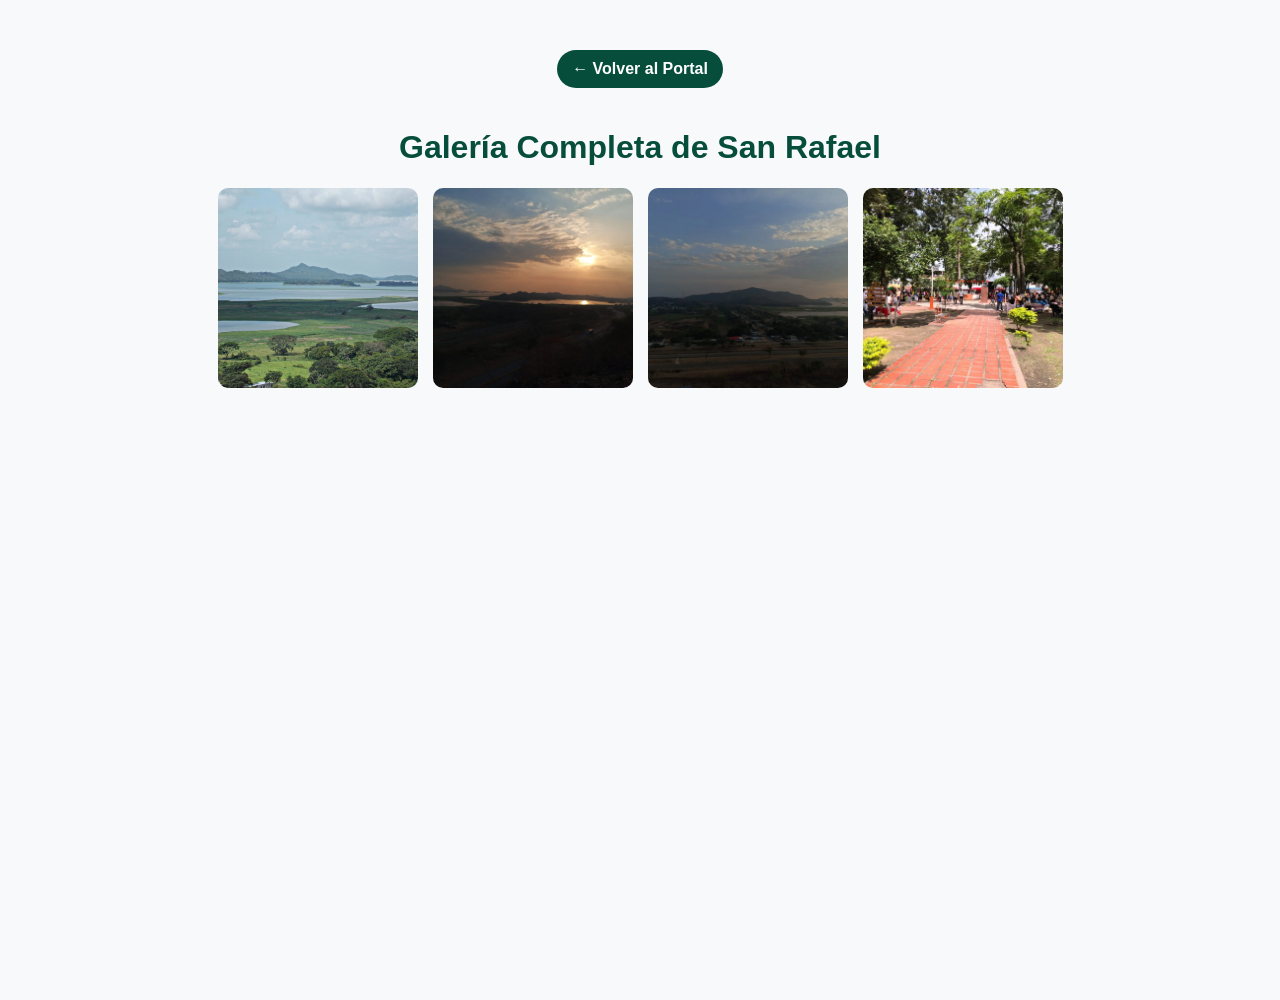
<file: galeria.html>
<!DOCTYPE html>
<html lang="es">
<head>
    <meta charset="UTF-8">
    <meta name="viewport" content="width=device-width, initial-scale=1.0">
    <title>Galería de Fotos - SRO</title>
    <style>

        body { 
        font-family: 'Segoe UI', sans-serif; 
        margin: 0;
        padding: 50px 20px;
        text-align: center;
        background-color: #f8f9fa;
        background-image: radial-gradient(#d1d1d1 0.5px, transparent 0.5px);
        background-size: 20px 20px; /* Esto crea un patrón de puntos muy finos */
        min-height: 100vh;
    }

        /* Botón Atrás */
        .btn-atras {
            display: inline-block;
            margin-bottom: 20px;
            padding: 10px 15px;
            background: #064e3b;
            color: white;
            text-decoration: none;
            border-radius: 50px;
            font-weight: bold;
        }

        .contenedor-full {
            display: flex;
            flex-wrap: wrap;
            gap: 15px;
            justify-content: center;
        }

        .contenedor-full img {
            width: 200px;
            height: 200px;
            object-fit: cover;
            border-radius: 10px;
            cursor: pointer;
            transition: transform 0.3s;
        }

        .contenedor-full img:hover { transform: scale(1.05); }

        /* Estilos del visor (Modal) */
        .modal {
            display: none;
            position: fixed;
            z-index: 1000;
            left: 0; top: 0; width: 100%; height: 100%;
            overflow: auto;
            background-color: rgba(0,0,0,0.9);
        }
        .modal img { margin: auto; display: block; max-width: 90%; max-height: 80%; margin-top: 50px; border-radius: 10px; }
        .cerrar { position: absolute; top: 20px; right: 30px; color: white; font-size: 40px; cursor: pointer; }
    </style>
</head>
<body>

    <a href="index.html" class="btn-atras">← Volver al Portal</a>

    <h1 style="color: #064e3b;">Galería Completa de San Rafael</h1>

    <div class="contenedor-full">
        <img src="referencia 3.webp" onclick="abrir(this)">
        <img src="referencia 4.webp" onclick="abrir(this)">
        <img src="referencia 5.webp" onclick="abrir(this)">
        <img src="referencia 6.webp" onclick="abrir(this)">
        </div>

    <div id="visor" class="modal" onclick="this.style.display='none'">
        <span class="cerrar">&times;</span>
        <img id="imgGrande">
    </div>

    <script>
        function abrir(e) {
            document.getElementById("imgGrande").src = e.src;
            document.getElementById("visor").style.display = "block";
        }
    </script>
</body>
</html>
</file>
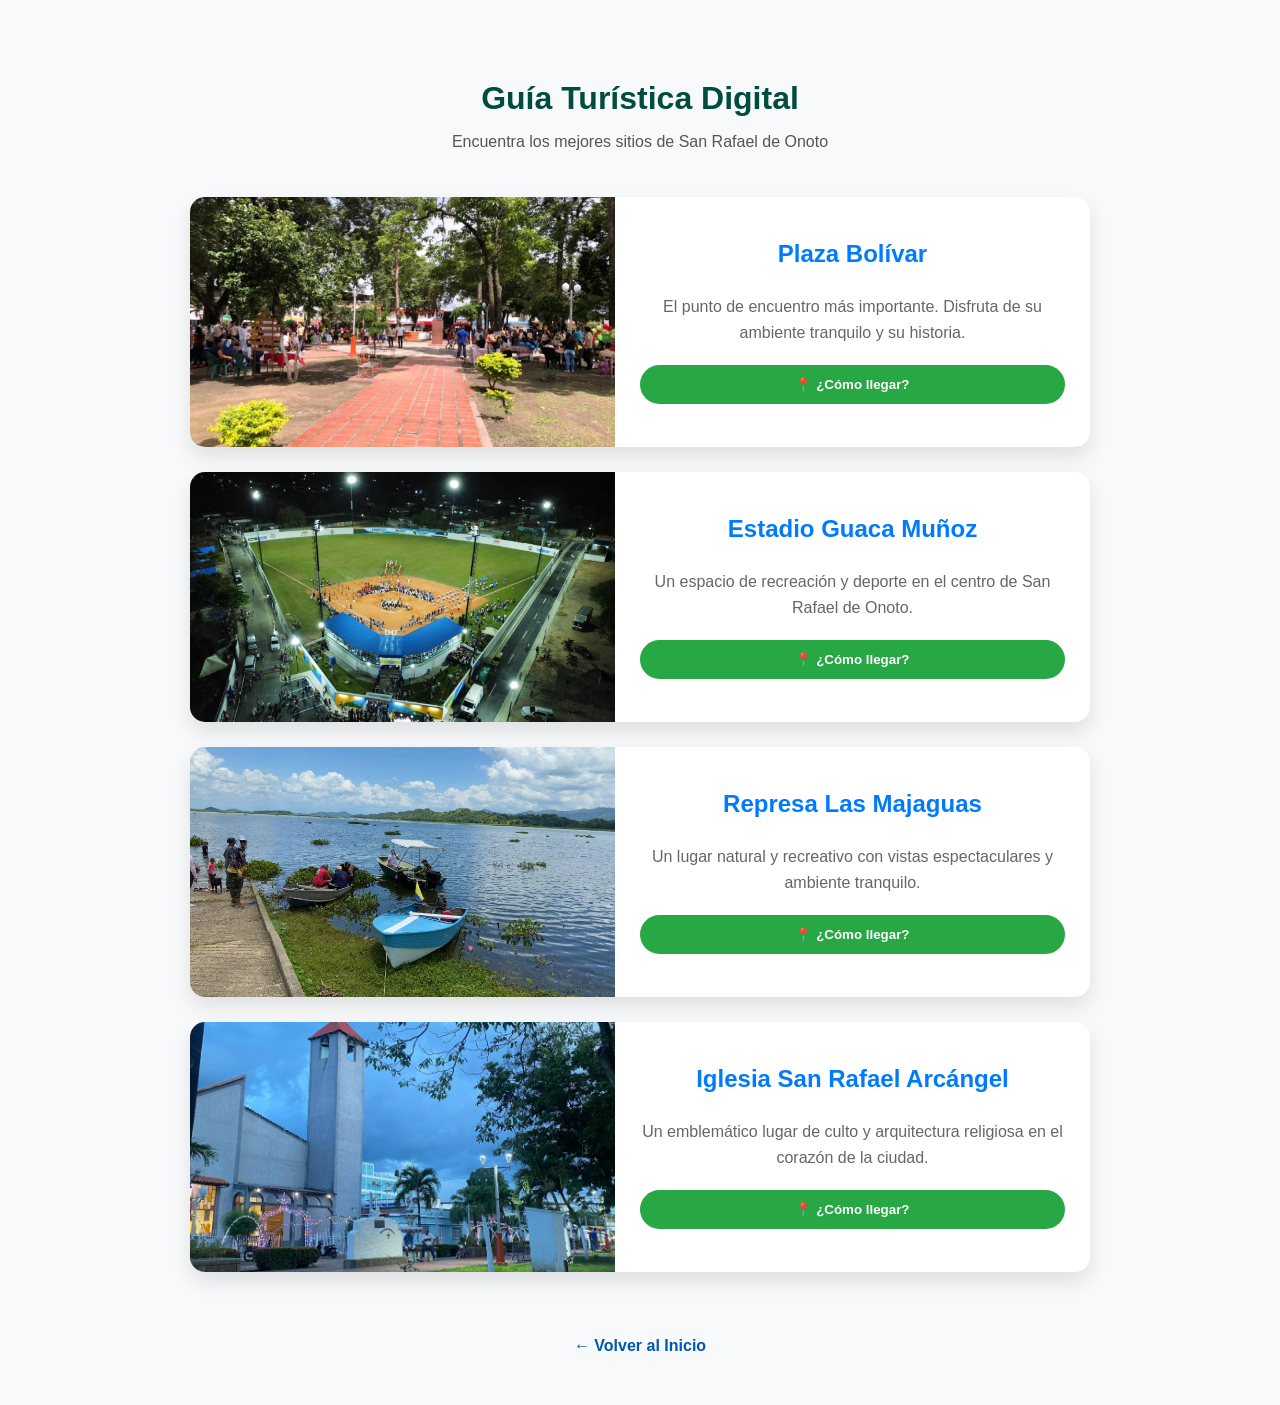
<file: ubicacion.html>
<!DOCTYPE html>
<html lang="es">
<head>
    <meta charset="UTF-8">
    <meta name="viewport" content="width=device-width, initial-scale=1.0">
    <title>Ubicaciones - San Rafael de Onoto</title>
    <style>

        body { 
        font-family: 'Segoe UI', sans-serif; 
        margin: 0;
        padding: 50px 20px;
        text-align: center;
        background-color: #f8f9fa;
        background-image: radial-gradient(#d1d1d1 0.5px, transparent 0.5px);
        background-size: 20px 20px; /* Esto crea un patrón de puntos muy finos */
        min-height: 100vh;
    }

        .header {
            text-align: center;
            padding: 30px 0;
        }

        .header h1 { color: #004d40; margin: 0; }
        .header p { color: #555; }

        /* Contenedor de Tarjetas */
        .contenedor-sitios {
            max-width: 900px;
            margin: 0 auto;
            display: flex;
            flex-direction: column;
            gap: 25px;
        }

        /* Tarjeta Adaptable */
        .tarjeta {
            display: flex;
            flex-wrap: wrap; /* Para que en celular se apile */
            background: white;
            border-radius: 15px;
            overflow: hidden;
            box-shadow: 0 10px 20px rgba(0,0,0,0.1);
            transition: transform 0.3s;
        }

        .tarjeta:hover { transform: translateY(-5px); }

        .tarjeta-img {
            flex: 1;
            min-width: 300px; /* Tamaño mínimo en PC */
            height: 250px;
            object-fit: cover;
        }

        .tarjeta-info {
            flex: 1;
            padding: 25px;
            min-width: 280px;
            display: flex;
            flex-direction: column;
            justify-content: center;
        }

        .tarjeta-info h2 { margin: 0 0 10px; color: #007bff; }
        .tarjeta-info p { color: #666; line-height: 1.6; margin-bottom: 20px; }

        /* Botón de Acción */
        .btn-llegar {
            background: #28a745;
            color: white;
            text-align: center;
            padding: 12px;
            text-decoration: none;
            border-radius: 30px;
            font-weight: bold;
            transition: 0.3s;
            border: none;
            cursor: pointer;
        }

        .btn-llegar:hover { background: #218838; }

        /* Visor de Mapa (Fondo Negro Transparente) */
        .modal-mapa {
            display: none;
            position: fixed;
            top: 0; left: 0;
            width: 100%; height: 100%;
            background: rgba(0,0,0,0.85);
            z-index: 1000;
            justify-content: center;
            align-items: center;
            backdrop-filter: blur(5px);
        }

        .modal-contenido {
            width: 90%;
            height: 80%;
            max-width: 1000px;
            position: relative;
        }

        .cerrar-modal {
            position: absolute;
            top: -40px;
            right: 0;
            color: white;
            font-size: 35px;
            cursor: pointer;
        }

        .btn-volver {
            display: block;
            text-align: center;
            margin-top: 40px;
            color: #0056b3;
            text-decoration: none;
            font-weight: bold;
        }
    </style>
</head>
<body>

    <div class="header">
        <h1>Guía Turística Digital</h1>
        <p>Encuentra los mejores sitios de San Rafael de Onoto</p>
    </div>

    <div class="contenedor-sitios">
        
        <div class="tarjeta">
            <img src="plaza bolivar.webp" class="tarjeta-img" alt="Plaza Bolívar">
            <div class="tarjeta-info">
                <h2>Plaza Bolívar</h2>
                <p>El punto de encuentro más importante. Disfruta de su ambiente tranquilo y su historia.</p>
                <button class="btn-llegar" onclick="mostrarMapa('https://www.google.com/maps/embed?pb=!1m18!1m12!1m3!1d3098.2855873053772!2d-68.97317819999999!3d9.6784521!2m3!1f0!2f0!3f0!3m2!1i1024!2i768!4f13.1!3m3!1m2!1s0x8e7de3debdc9dae1%3A0xa18046c1a0661edb!2sPlaza%20Bolivar%20SRO!5e1!3m2!1sen!2sve!4v1769805512743!5m2!1sen!2sve')">📍 ¿Cómo llegar?</button>
            </div>
        </div>

        <div class="tarjeta">
            <img src="estadio guaca muñoz.webp" class="tarjeta-img" alt="Estadio Guaca Muñoz">
            <div class="tarjeta-info">
                <h2>Estadio Guaca Muñoz</h2>
                <p>Un espacio de recreación y deporte en el centro de San Rafael de Onoto.</p>
                <button class="btn-llegar" onclick="mostrarMapa('https://www.google.com/maps/embed?pb=!1m18!1m12!1m3!1d1549.1748934346233!2d-68.9776883!3d9.6714883!2m3!1f0!2f0!3f0!3m2!1i1024!2i768!4f13.1!3m3!1m2!1s0x8e7de10047bfe703%3A0x93c700db9e313a8a!2sEstadio%20de%20softbol%20La%20Guaca%20Mu%C3%B1oz!5e1!3m2!1sen!2sve!4v1769805951089!5m2!1sen!2sve')">📍 ¿Cómo llegar?</button>
            </div>
        </div>
        <div class="tarjeta">
            <img src="represa.webp" class="tarjeta-img" alt="Represa Las Majaguas">
            <div class="tarjeta-info">
                <h2>Represa Las Majaguas</h2>
                <p>Un lugar natural y recreativo con vistas espectaculares y ambiente tranquilo.</p>
                <button class="btn-llegar" onclick="mostrarMapa('https://www.google.com/maps/embed?pb=!1m18!1m12!1m3!1d49576.37305678566!2d-69.07387250508245!3d9.6526404887785!2m3!1f0!2f0!3f0!3m2!1i1024!2i768!4f13.1!3m3!1m2!1s0x8e7de6bf56e6c1fd%3A0xdd5530d6f0179e6f!2sEmbalse%20Las%20Majaguas!5e1!3m2!1sen!2sve!4v1769806703380!5m2!1sen!2sve ')">📍 ¿Cómo llegar?</button>
            </div>
    </div>
     <div class="tarjeta">
            <img src="iglesia catolica san rafael arcangel.webp" class="tarjeta-img" alt="Iglesia San Rafael Arcángel">
            <div class="tarjeta-info">
                <h2>Iglesia San Rafael Arcángel</h2>
                <p>Un emblemático lugar de culto y arquitectura religiosa en el corazón de la ciudad.</p>
                <button class="btn-llegar" onclick="mostrarMapa('https://www.google.com/maps/embed?pb=!1m18!1m12!1m3!1d774.571179695707!2d-68.97251703419107!3d9.678546275608923!2m3!1f0!2f0!3f0!3m2!1i1024!2i768!4f13.1!3m3!1m2!1s0x8e7de3deb0692a37%3A0x929ff9131f5bcd96!2sIglesia%20Cat%C3%B3lica%20San%20Rafael%20Arc%C3%A1ngel!5e1!3m2!1sen!2sve!4v1769807430375!5m2!1sen!2sve')">📍 ¿Cómo llegar?</button>
            </div>
        </div>
    <a href="index.html" class="btn-volver">← Volver al Inicio</a>

    <div id="miModalMapa" class="modal-mapa">
        <div class="modal-contenido">
            <span class="cerrar-modal" onclick="cerrarMapa()">&times;</span>
            <div id="contenedorIframe" style="width: 100%; height: 100%;"></div>
        </div>
    </div>

    <script>
        function mostrarMapa(url) {
            const modal = document.getElementById('miModalMapa');
            const contenedor = document.getElementById('contenedorIframe');
            contenedor.innerHTML = `<iframe src="${url}" width="100%" height="100%" style="border:0; border-radius:15px;" allowfullscreen="" loading="lazy"></iframe>`;
            modal.style.display = 'flex';
        }

        function cerrarMapa() {
            document.getElementById('miModalMapa').style.display = 'none';
            document.getElementById('contenedorIframe').innerHTML = '';
        }

        // Cerrar al hacer clic fuera del mapa
        window.onclick = function(event) {
            const modal = document.getElementById('miModalMapa');
            if (event.target == modal) { cerrarMapa(); }
        }
    </script>

</body>
</html>
</file>
